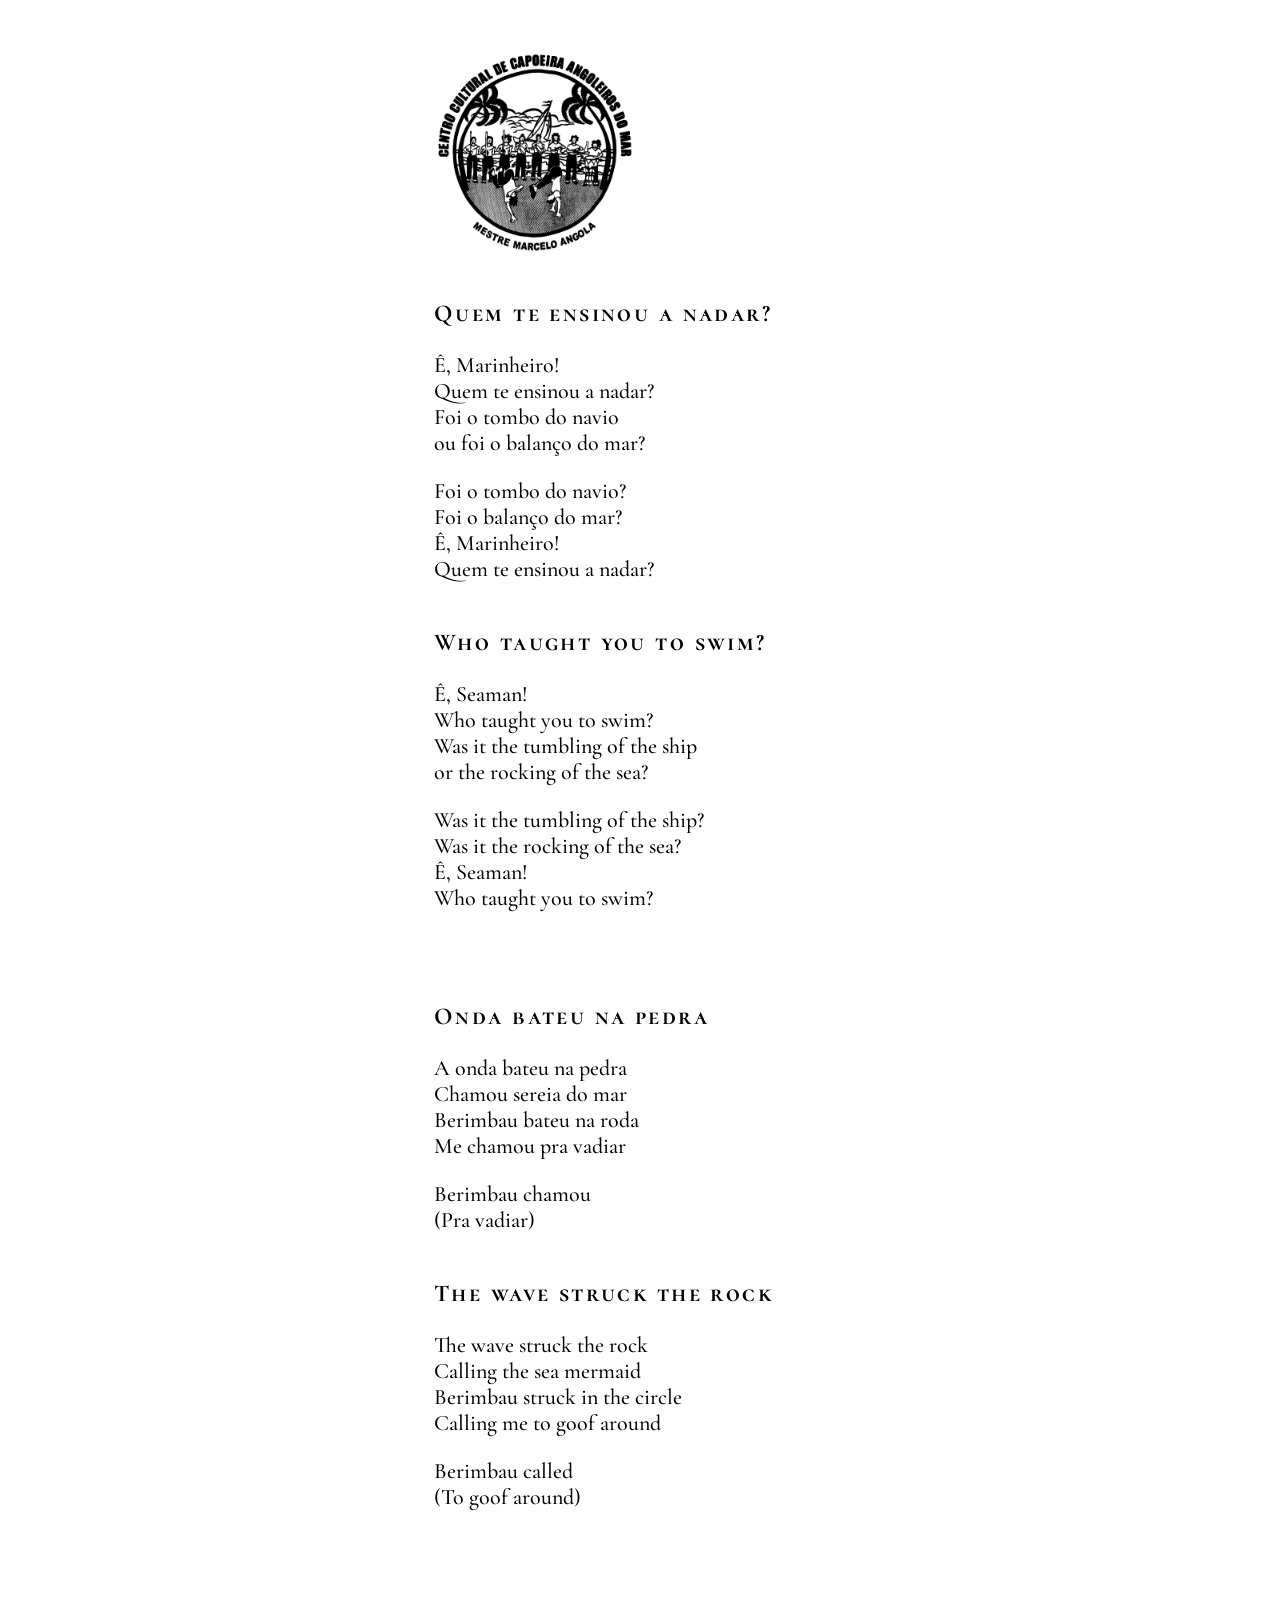
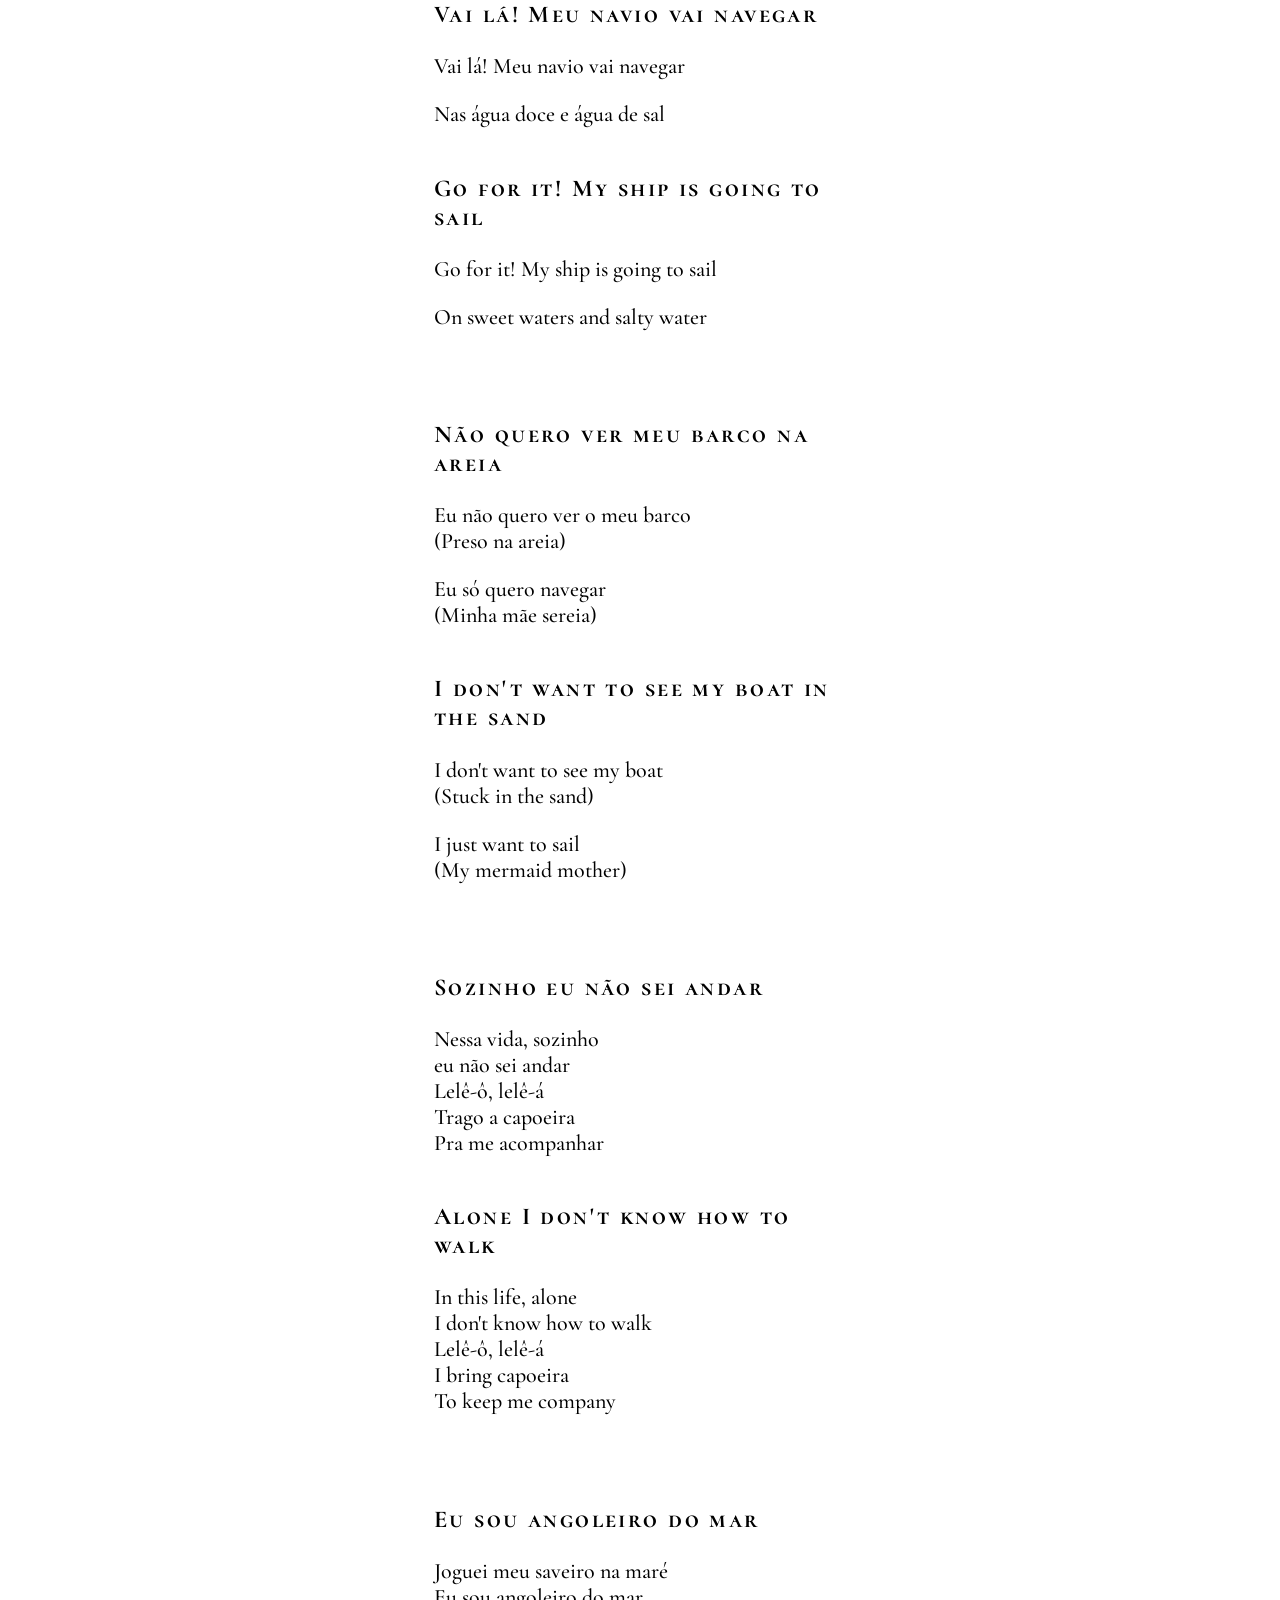
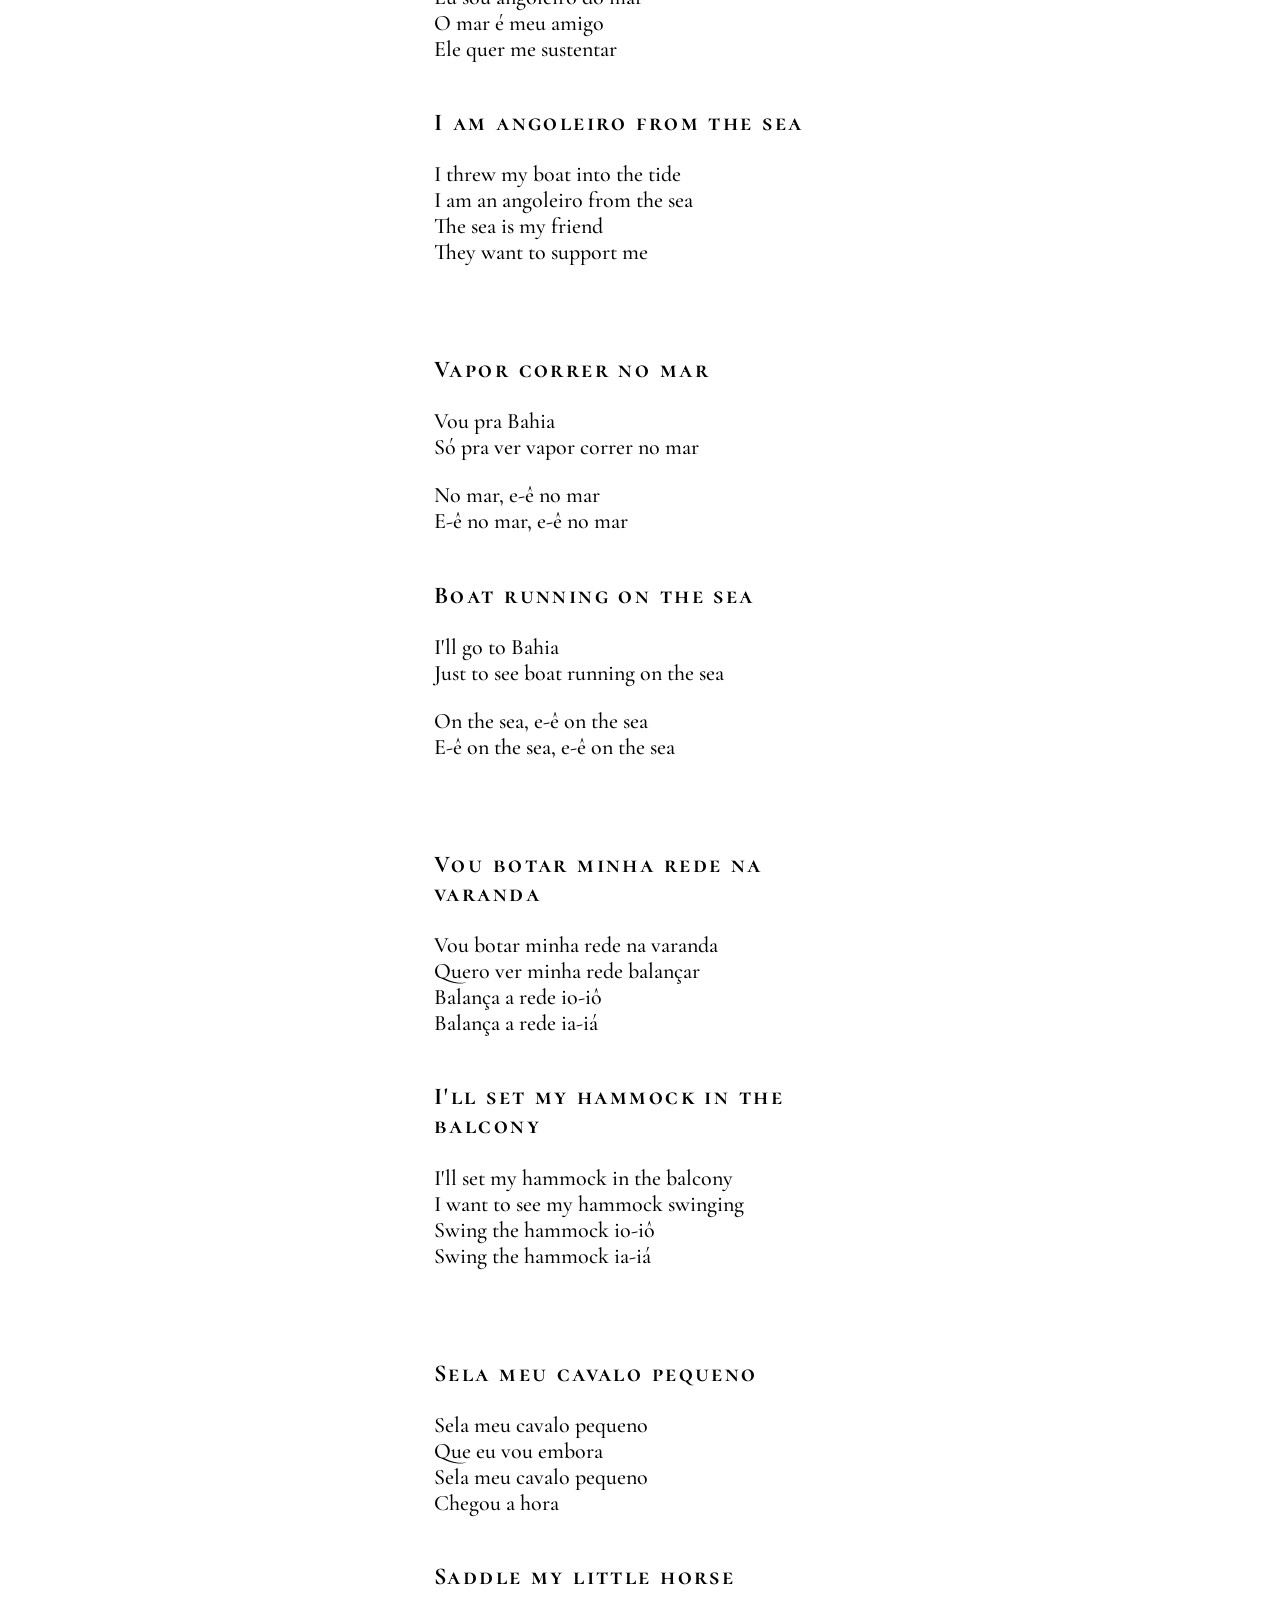
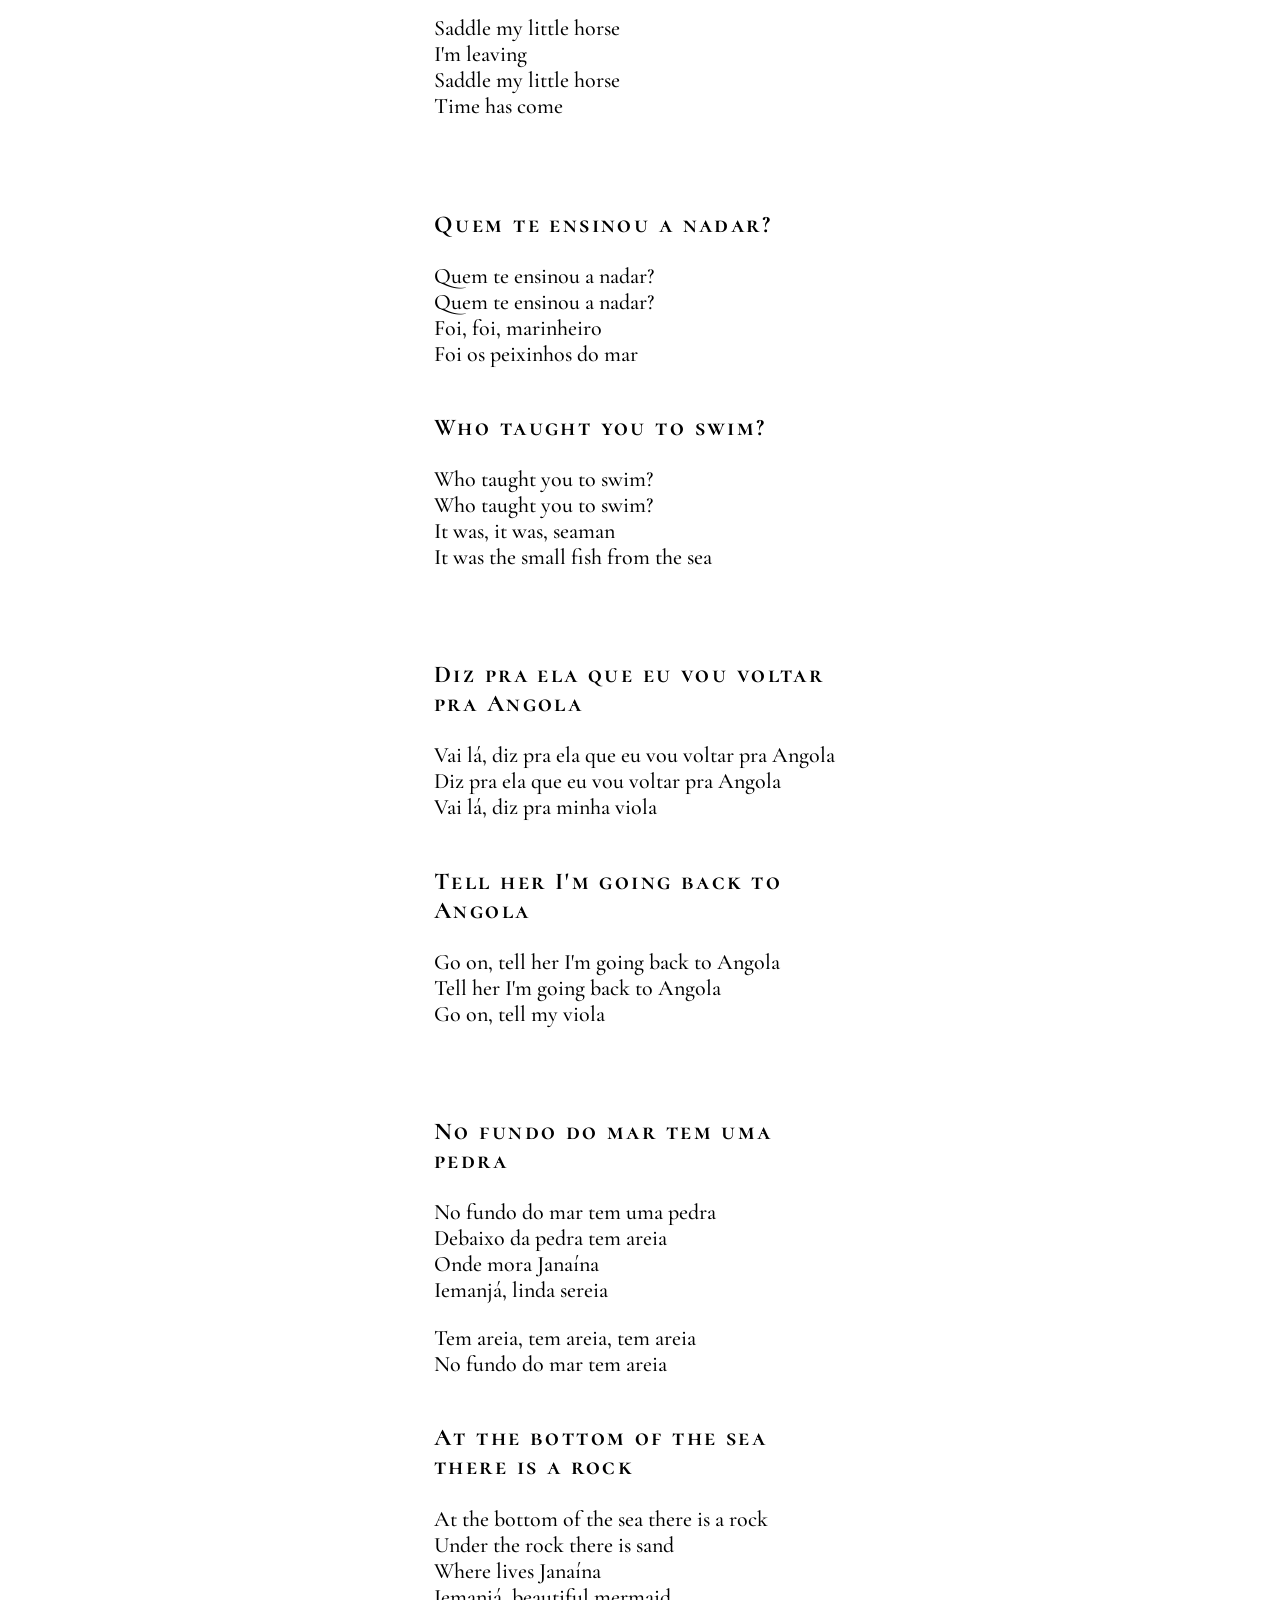
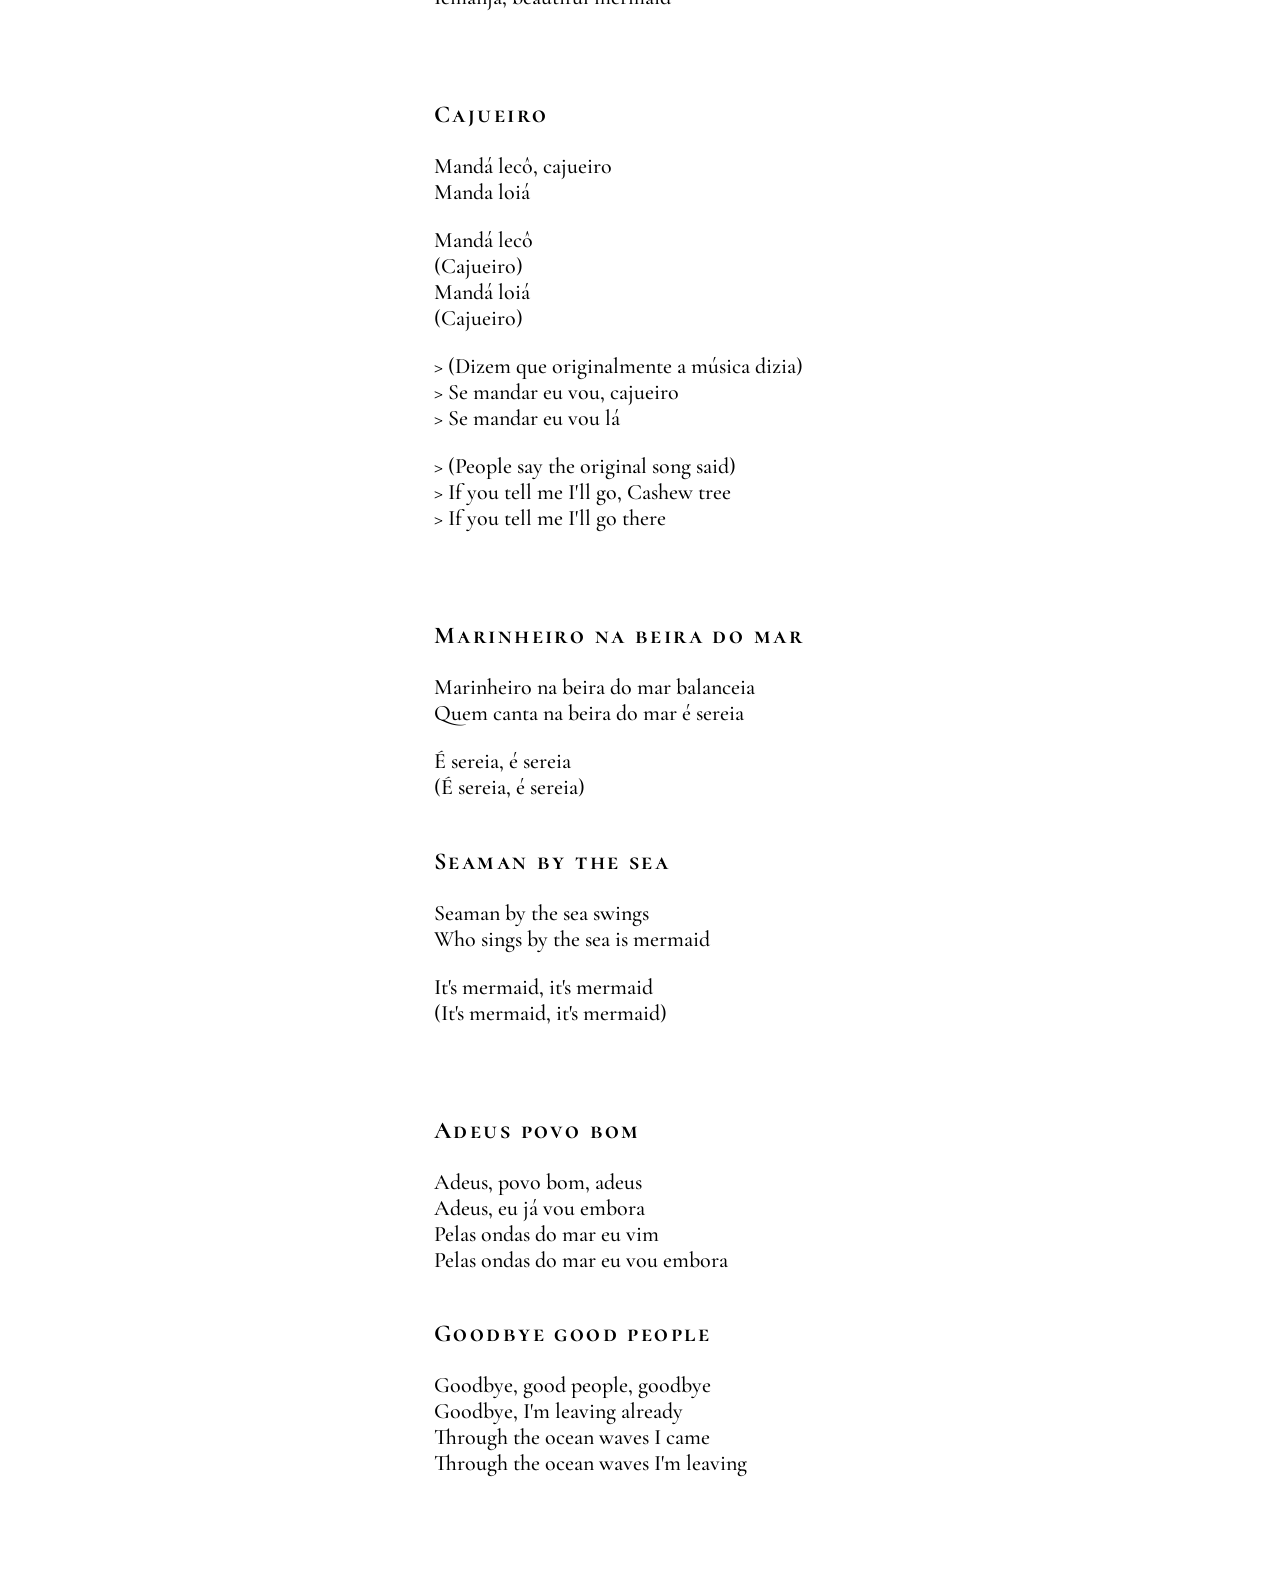
<file: index.html>
<!DOCTYPE html>
<html lang="en">
<head>
  <meta charset="utf-8">
  <title>Letras - Lyrics</title>
  <link rel="stylesheet" href="style.css">
  <meta name="viewport" content="width=device-width, initial-scale=1, maximum-scale=1, user-scalable=no">
</head>
<body>
  <div class="container">
    <div class="content">

      <img src="grupo.png" width="200px" alt="Angoleiros do Mar Logo">

      <!-- PARTS -->
<div class="pair">
  <section>
    <h2>Quem te ensinou a nadar?</h2>
    <div class="strophe">Ê, Marinheiro!<br>Quem te ensinou a nadar?<br>Foi o tombo do navio<br>ou foi o balanço do mar?</div>
    <div class="strophe">Foi o tombo do navio?<br>Foi o balanço do mar?<br>Ê, Marinheiro!<br>Quem te ensinou a nadar?</div>
  </section>
  <section>
    <h2>Who taught you to swim?</h2>
    <div class="strophe">Ê, Seaman!<br>Who taught you to swim?<br>Was it the tumbling of the ship<br>or the rocking of the sea?</div>
    <div class="strophe">Was it the tumbling of the ship?<br>Was it the rocking of the sea?<br>Ê, Seaman!<br>Who taught you to swim?</div>
  </section>
</div>
<div class="pair">
  <section>
    <h2>Onda bateu na pedra</h2>
    <div class="strophe">A onda bateu na pedra<br>Chamou sereia do mar<br>Berimbau bateu na roda<br>Me chamou pra vadiar</div>
    <div class="strophe">Berimbau chamou<br>(Pra vadiar)</div>
  </section>
  <section>
    <h2>The wave struck the rock</h2>
    <div class="strophe">The wave struck the rock<br>Calling the sea mermaid<br>Berimbau struck in the circle<br>Calling me to goof around</div>
    <div class="strophe">Berimbau called<br>(To goof around)</div>
  </section>
</div>
<div class="pair">
  <section>
    <h2>Vai lá! Meu navio vai navegar</h2>
    <div class="strophe">Vai lá! Meu navio vai navegar</div>
    <div class="strophe">Nas água doce e água de sal</div>
  </section>
  <section>
    <h2>Go for it! My ship is going to sail</h2>
    <div class="strophe">Go for it! My ship is going to sail</div>
    <div class="strophe">On sweet waters and salty water</div>
  </section>
</div>
<div class="pair">
  <section>
    <h2>Não quero ver meu barco na areia</h2>
    <div class="strophe">Eu não quero ver o meu barco<br>(Preso na areia)</div>
    <div class="strophe">Eu só quero navegar<br>(Minha mãe sereia)</div>
  </section>
  <section>
    <h2>I don't want to see my boat in the sand</h2>
    <div class="strophe">I don't want to see my boat<br>(Stuck in the sand)</div>
    <div class="strophe">I just want to sail<br>(My mermaid mother)</div>
  </section>
</div>
<div class="pair">
  <section>
    <h2>Sozinho eu não sei andar</h2>
    <div class="strophe">Nessa vida, sozinho <br>eu não sei andar<br>Lelê-ô, lelê-á<br>Trago a capoeira<br>Pra me acompanhar</div>
  </section>
  <section>
    <h2>Alone I don't know how to walk</h2>
    <div class="strophe">In this life, alone<br>I don't know how to walk<br>Lelê-ô, lelê-á<br>I bring capoeira<br>To keep me company</div>
  </section>
</div>
<div class="pair">
  <section>
    <h2>Eu sou angoleiro do mar</h2>
    <div class="strophe">Joguei meu saveiro na maré<br>Eu sou angoleiro do mar<br>O mar é meu amigo<br>Ele quer me sustentar</div>
  </section>
  <section>
    <h2>I am angoleiro from the sea</h2>
    <div class="strophe">I threw my boat into the tide<br>I am an angoleiro from the sea<br>The sea is my friend<br>They want to support me</div>
  </section>
</div>
<div class="pair">
  <section>
    <h2>Vapor correr no mar</h2>
    <div class="strophe">Vou pra Bahia<br>Só pra ver vapor correr no mar</div>
    <div class="strophe">No mar, e-ê no mar<br>E-ê no mar, e-ê no mar</div>
  </section>
  <section>
    <h2>Boat running on the sea</h2>
    <div class="strophe">I'll go to Bahia<br>Just to see boat running on the sea</div>
    <div class="strophe">On the sea, e-ê on the sea<br>E-ê on the sea, e-ê on the sea</div>
  </section>
</div>
<div class="pair">
  <section>
    <h2>Vou botar minha rede na varanda</h2>
    <div class="strophe">Vou botar minha rede na varanda<br>Quero ver minha rede balançar<br>Balança a rede io-iô<br>Balança a rede ia-iá</div>
  </section>
  <section>
    <h2>I'll set my hammock in the balcony</h2>
    <div class="strophe">I'll set my hammock in the balcony<br>I want to see my hammock swinging<br>Swing the hammock io-iô<br>Swing the hammock ia-iá</div>
  </section>
</div>
<div class="pair">
  <section>
    <h2>Sela meu cavalo pequeno</h2>
    <div class="strophe">Sela meu cavalo pequeno<br>Que eu vou embora<br>Sela meu cavalo pequeno<br>Chegou a hora</div>
  </section>
  <section>
    <h2>Saddle my little horse</h2>
    <div class="strophe">Saddle my little horse<br>I'm leaving<br>Saddle my little horse<br>Time has come</div>
  </section>
</div>
<div class="pair">
  <section>
    <h2>Quem te ensinou a nadar?</h2>
    <div class="strophe">Quem te ensinou a nadar?<br>Quem te ensinou a nadar?<br>Foi, foi, marinheiro<br>Foi os peixinhos do mar</div>
  </section>
  <section>
    <h2>Who taught you to swim?</h2>
    <div class="strophe">Who taught you to swim?<br>Who taught you to swim?<br>It was, it was, seaman<br>It was the small fish from the sea</div>
  </section>
</div>
<div class="pair">
  <section>
    <h2>Diz pra ela que eu vou voltar pra Angola</h2>
    <div class="strophe">Vai lá, diz pra ela que eu vou voltar pra Angola<br>Diz pra ela que eu vou voltar pra Angola<br>Vai lá, diz pra minha viola</div>
  </section>
  <section>
    <h2>Tell her I'm going back to Angola</h2>
    <div class="strophe">Go on, tell her I'm going back to Angola<br>Tell her I'm going back to Angola<br>Go on, tell my viola</div>
  </section>
</div>
<div class="pair">
  <section>
    <h2>No fundo do mar tem uma pedra</h2>
    <div class="strophe">No fundo do mar tem uma pedra<br>Debaixo da pedra tem areia<br>Onde mora Janaína<br>Iemanjá, linda sereia</div>
    <div class="strophe">Tem areia, tem areia, tem areia<br>No fundo do mar tem areia</div>
  </section>
  <section>
    <h2>At the bottom of the sea there is a rock</h2>
    <div class="strophe">At the bottom of the sea there is a rock<br>Under the rock there is sand<br>Where lives Janaína<br>Iemanjá, beautiful mermaid</div>
  </section>
</div>
<div class="pair">
  <section>
    <h2>Cajueiro</h2>
    <div class="strophe">Mandá lecô, cajueiro<br>Manda loiá</div>
    <div class="strophe">Mandá lecô<br>(Cajueiro)<br>Mandá loiá<br>(Cajueiro)</div>
    <div class="strophe">> (Dizem que originalmente a música dizia)<br>> Se mandar eu vou, cajueiro<br>> Se mandar eu vou lá</div>
    <div class="strophe">> (People say the original song said)<br>> If you tell me I'll go, Cashew tree<br>> If you tell me I'll go there</div>
  </section>
</div>
<div class="pair">
  <section>
    <h2>Marinheiro na beira do mar</h2>
    <div class="strophe">Marinheiro na beira do mar balanceia<br>Quem canta na beira do mar é sereia</div>
    <div class="strophe">É sereia, é sereia<br>(É sereia, é sereia)</div>
  </section>
  <section>
    <h2>Seaman by the sea</h2>
    <div class="strophe">Seaman by the sea swings<br>Who sings by the sea is mermaid</div>
    <div class="strophe">It's mermaid, it's mermaid<br>(It's mermaid, it's mermaid)</div>
  </section>
</div>
<div class="pair">
  <section>
    <h2>Adeus povo bom</h2>
    <div class="strophe">Adeus, povo bom, adeus<br>Adeus, eu já vou embora<br>Pelas ondas do mar eu vim<br>Pelas ondas do mar eu vou embora</div>
  </section>
  <section>
    <h2>Goodbye good people</h2>
    <div class="strophe">Goodbye, good people, goodbye<br>Goodbye, I'm leaving already<br>Through the ocean waves I came<br>Through the ocean waves I'm leaving</div>
  </section>
</div>
    </div>
  </div>
</body>
</html>
</file>
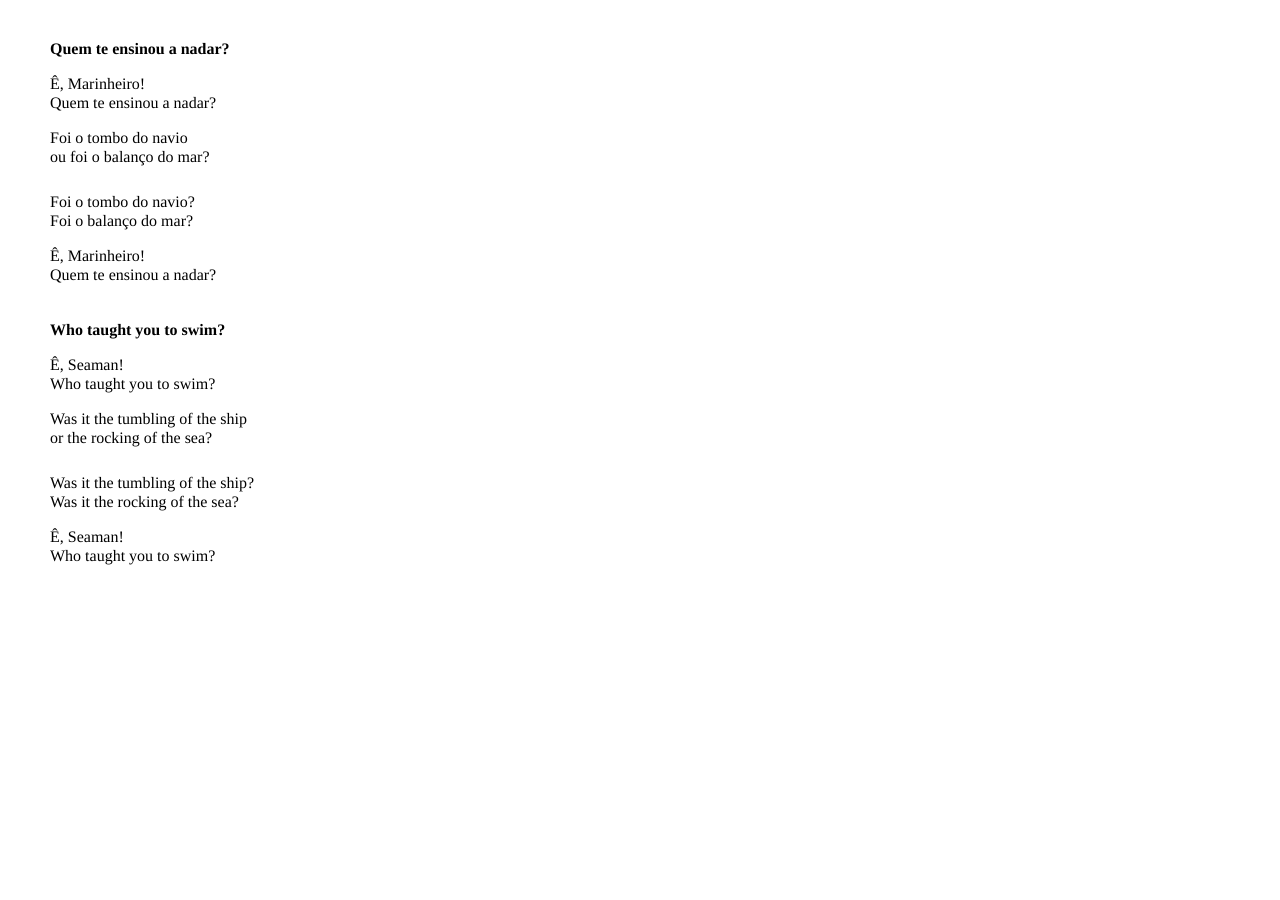
<file: drafts/penpot.html>
<!DOCTYPE html>
<html>
  <head>
    <style>
    /* cyrillic-ext */
@font-face {
  font-family: 'Cormorant Garamond';
  font-style: normal;
  font-weight: 500;
  font-display: block;
  src: url(https://design.penpot.app/internal/gfonts/font/cormorantgaramond/v21/co3umX5slCNuHLi8bLeY9MK7whWMhyjypVO7abI26QOD_s06KnnOiss4.woff2) format('woff2');
  unicode-range: U+0460-052F, U+1C80-1C8A, U+20B4, U+2DE0-2DFF, U+A640-A69F, U+FE2E-FE2F;
}
/* cyrillic */
@font-face {
  font-family: 'Cormorant Garamond';
  font-style: normal;
  font-weight: 500;
  font-display: block;
  src: url(https://design.penpot.app/internal/gfonts/font/cormorantgaramond/v21/co3umX5slCNuHLi8bLeY9MK7whWMhyjypVO7abI26QOD_s06KnDOiss4.woff2) format('woff2');
  unicode-range: U+0301, U+0400-045F, U+0490-0491, U+04B0-04B1, U+2116;
}
/* vietnamese */
@font-face {
  font-family: 'Cormorant Garamond';
  font-style: normal;
  font-weight: 500;
  font-display: block;
  src: url(https://design.penpot.app/internal/gfonts/font/cormorantgaramond/v21/co3umX5slCNuHLi8bLeY9MK7whWMhyjypVO7abI26QOD_s06KnvOiss4.woff2) format('woff2');
  unicode-range: U+0102-0103, U+0110-0111, U+0128-0129, U+0168-0169, U+01A0-01A1, U+01AF-01B0, U+0300-0301, U+0303-0304, U+0308-0309, U+0323, U+0329, U+1EA0-1EF9, U+20AB;
}
/* latin-ext */
@font-face {
  font-family: 'Cormorant Garamond';
  font-style: normal;
  font-weight: 500;
  font-display: block;
  src: url(https://design.penpot.app/internal/gfonts/font/cormorantgaramond/v21/co3umX5slCNuHLi8bLeY9MK7whWMhyjypVO7abI26QOD_s06KnrOiss4.woff2) format('woff2');
  unicode-range: U+0100-02BA, U+02BD-02C5, U+02C7-02CC, U+02CE-02D7, U+02DD-02FF, U+0304, U+0308, U+0329, U+1D00-1DBF, U+1E00-1E9F, U+1EF2-1EFF, U+2020, U+20A0-20AB, U+20AD-20C0, U+2113, U+2C60-2C7F, U+A720-A7FF;
}
/* latin */
@font-face {
  font-family: 'Cormorant Garamond';
  font-style: normal;
  font-weight: 500;
  font-display: block;
  src: url(https://design.penpot.app/internal/gfonts/font/cormorantgaramond/v21/co3umX5slCNuHLi8bLeY9MK7whWMhyjypVO7abI26QOD_s06KnTOig.woff2) format('woff2');
  unicode-range: U+0000-00FF, U+0131, U+0152-0153, U+02BB-02BC, U+02C6, U+02DA, U+02DC, U+0304, U+0308, U+0329, U+2000-206F, U+20AC, U+2122, U+2191, U+2193, U+2212, U+2215, U+FEFF, U+FFFD;
}

/* cyrillic-ext */
@font-face {
  font-family: 'Cormorant SC';
  font-style: normal;
  font-weight: 700;
  font-display: block;
  src: url(https://design.penpot.app/internal/gfonts/font/cormorantsc/v19/0ybmGD4kxqXBmOVLG30OGwsmEBUk9xfzwDM.woff2) format('woff2');
  unicode-range: U+0460-052F, U+1C80-1C8A, U+20B4, U+2DE0-2DFF, U+A640-A69F, U+FE2E-FE2F;
}
/* cyrillic */
@font-face {
  font-family: 'Cormorant SC';
  font-style: normal;
  font-weight: 700;
  font-display: block;
  src: url(https://design.penpot.app/internal/gfonts/font/cormorantsc/v19/0ybmGD4kxqXBmOVLG30OGwsmEBUk_hfzwDM.woff2) format('woff2');
  unicode-range: U+0301, U+0400-045F, U+0490-0491, U+04B0-04B1, U+2116;
}
/* vietnamese */
@font-face {
  font-family: 'Cormorant SC';
  font-style: normal;
  font-weight: 700;
  font-display: block;
  src: url(https://design.penpot.app/internal/gfonts/font/cormorantsc/v19/0ybmGD4kxqXBmOVLG30OGwsmEBUk9RfzwDM.woff2) format('woff2');
  unicode-range: U+0102-0103, U+0110-0111, U+0128-0129, U+0168-0169, U+01A0-01A1, U+01AF-01B0, U+0300-0301, U+0303-0304, U+0308-0309, U+0323, U+0329, U+1EA0-1EF9, U+20AB;
}
/* latin-ext */
@font-face {
  font-family: 'Cormorant SC';
  font-style: normal;
  font-weight: 700;
  font-display: block;
  src: url(https://design.penpot.app/internal/gfonts/font/cormorantsc/v19/0ybmGD4kxqXBmOVLG30OGwsmEBUk9BfzwDM.woff2) format('woff2');
  unicode-range: U+0100-02BA, U+02BD-02C5, U+02C7-02CC, U+02CE-02D7, U+02DD-02FF, U+0304, U+0308, U+0329, U+1D00-1DBF, U+1E00-1E9F, U+1EF2-1EFF, U+2020, U+20A0-20AB, U+20AD-20C0, U+2113, U+2C60-2C7F, U+A720-A7FF;
}
/* latin */
@font-face {
  font-family: 'Cormorant SC';
  font-style: normal;
  font-weight: 700;
  font-display: block;
  src: url(https://design.penpot.app/internal/gfonts/font/cormorantsc/v19/0ybmGD4kxqXBmOVLG30OGwsmEBUk-hfz.woff2) format('woff2');
  unicode-range: U+0000-00FF, U+0131, U+0152-0153, U+02BB-02BC, U+02C6, U+02DA, U+02DC, U+0304, U+0308, U+0329, U+2000-206F, U+20AC, U+2122, U+2191, U+2193, U+2212, U+2215, U+FEFF, U+FFFD;
}


html, body {
  margin: 0;
  min-height: 100%;
  min-width: 100%;
  padding: 0;
}

body {
  display: flex;
  flex-direction: column;
  align-items: center;
  width: 100vw;
  min-height: 100vh;
}

* {
  box-sizing: border-box;
}

.text-node { background-clip: text !important; -webkit-background-clip: text !important; }

/* container */
.container-6abd1fde5cf2 {
  position: relative;
  width: 100%;
  background: #FFFFFFFF;
  overflow: hidden;
  display: flex;
  align-items: center;
  align-content: stretch;
  justify-content: start;
  z-index: 0;
  flex-direction: column;
  flex-wrap: nowrap;
  flex-grow: 1;
}

/* content */
.content-6abe231b84ce {
  position: relative;
  width: 100%;
  height: auto;
  display: flex;
  align-items: start;
  align-content: stretch;
  justify-content: start;
  row-gap: 15px;
  padding-inline-start: 50px;
  padding-inline-end: 50px;
  padding-block-start: 40px;
  padding-block-end: 40px;
  flex-direction: column;
  flex-wrap: nowrap;
}

/* Ê, Seaman!
Who taught you to swim? */
.seaman-6abeb4dabf8f {
  height: 39px;
  flex-shrink: 0;
}
.seaman-6abeb4dabf8f .root-0 {
  
  
  display: flex;
  white-space: break-spaces;
  align-items: flex-start;
}
.seaman-6abeb4dabf8f .root-0-paragraph-set-0 {
  display: inline-flex;
  flex-direction: column;
  justify-content: inherit;
  
  margin-right: 1px;
  vertical-align: top;
}
.seaman-6abeb4dabf8f .root-0-paragraph-set-0-paragraph-0 {
  font-size: 0;
  line-height: 1.2;
  margin: 0;
  text-align: start;
}
.seaman-6abeb4dabf8f .root-0-paragraph-set-0-paragraph-0-text-0 {
  color: rgba(0, 0, 0, 1);
  text-transform: none;
  
  line-break: auto;
  overflow-wrap: initial;
  white-space: pre;
  font-size: 16px;
  text-rendering: geometricPrecision;
  caret-color: rgba(0, 0, 0, 1);
  text-decoration: none;
  letter-spacing: 0px;
  font-family: "Cormorant Garamond";
  font-style: normal;
  font-weight: 500;
}
.seaman-6abeb4dabf8f .root-0-paragraph-set-0-paragraph-1 {
  font-size: 0;
  line-height: 1.2;
  margin: 0;
  text-align: start;
}
.seaman-6abeb4dabf8f .root-0-paragraph-set-0-paragraph-1-text-0 {
  color: rgba(0, 0, 0, 1);
  text-transform: none;
  
  line-break: auto;
  overflow-wrap: initial;
  white-space: pre;
  font-size: 16px;
  text-rendering: geometricPrecision;
  caret-color: rgba(0, 0, 0, 1);
  text-decoration: none;
  letter-spacing: 0px;
  font-family: "Cormorant Garamond";
  font-style: normal;
  font-weight: 500;
}

/* Was it the tumbling of the ship?
Was it the rocking of the sea? */
.was-it-the-6ac12a2d159f {
  height: 39px;
  flex-shrink: 0;
}
.was-it-the-6ac12a2d159f .root-0 {
  
  
  display: flex;
  white-space: break-spaces;
  align-items: flex-start;
}
.was-it-the-6ac12a2d159f .root-0-paragraph-set-0 {
  display: inline-flex;
  flex-direction: column;
  justify-content: inherit;
  
  margin-right: 1px;
  vertical-align: top;
}
.was-it-the-6ac12a2d159f .root-0-paragraph-set-0-paragraph-0 {
  font-size: 0;
  line-height: 1.2;
  margin: 0;
  text-align: start;
}
.was-it-the-6ac12a2d159f .root-0-paragraph-set-0-paragraph-0-text-0 {
  color: rgba(0, 0, 0, 1);
  text-transform: none;
  
  line-break: auto;
  overflow-wrap: initial;
  white-space: pre;
  font-size: 16px;
  text-rendering: geometricPrecision;
  caret-color: rgba(0, 0, 0, 1);
  text-decoration: none;
  letter-spacing: 0px;
  font-family: "Cormorant Garamond";
  font-style: normal;
  font-weight: 500;
}
.was-it-the-6ac12a2d159f .root-0-paragraph-set-0-paragraph-1 {
  font-size: 0;
  line-height: 1.2;
  margin: 0;
  text-align: start;
}
.was-it-the-6ac12a2d159f .root-0-paragraph-set-0-paragraph-1-text-0 {
  color: rgba(0, 0, 0, 1);
  text-transform: none;
  
  line-break: auto;
  overflow-wrap: initial;
  white-space: pre;
  font-size: 16px;
  text-rendering: geometricPrecision;
  caret-color: rgba(0, 0, 0, 1);
  text-decoration: none;
  letter-spacing: 0px;
  font-family: "Cormorant Garamond";
  font-style: normal;
  font-weight: 500;
}

/* Was it the tumbling of the ship
or the rocking of the sea? */
.was-it-the-6abeaac47971 {
  height: 39px;
  flex-shrink: 0;
  margin: 0px 0px 10px 0px;
  margin-block-end: 10px;
}
.was-it-the-6abeaac47971 .root-0 {
  
  
  display: flex;
  white-space: break-spaces;
  align-items: flex-start;
}
.was-it-the-6abeaac47971 .root-0-paragraph-set-0 {
  display: inline-flex;
  flex-direction: column;
  justify-content: inherit;
  
  margin-right: 1px;
  vertical-align: top;
}
.was-it-the-6abeaac47971 .root-0-paragraph-set-0-paragraph-0 {
  font-size: 0;
  line-height: 1.2;
  margin: 0;
  text-align: start;
}
.was-it-the-6abeaac47971 .root-0-paragraph-set-0-paragraph-0-text-0 {
  color: rgba(0, 0, 0, 1);
  text-transform: none;
  
  line-break: auto;
  overflow-wrap: initial;
  white-space: pre;
  font-size: 16px;
  text-rendering: geometricPrecision;
  caret-color: rgba(0, 0, 0, 1);
  text-decoration: none;
  letter-spacing: 0px;
  font-family: "Cormorant Garamond";
  font-style: normal;
  font-weight: 500;
}
.was-it-the-6abeaac47971 .root-0-paragraph-set-0-paragraph-1 {
  font-size: 0;
  line-height: 1.2;
  margin: 0;
  text-align: start;
}
.was-it-the-6abeaac47971 .root-0-paragraph-set-0-paragraph-1-text-0 {
  color: rgba(0, 0, 0, 1);
  text-transform: none;
  
  line-break: auto;
  overflow-wrap: initial;
  white-space: pre;
  font-size: 16px;
  text-rendering: geometricPrecision;
  caret-color: rgba(0, 0, 0, 1);
  text-decoration: none;
  letter-spacing: 0px;
  font-family: "Cormorant Garamond";
  font-style: normal;
  font-weight: 500;
}

/* Ê, Seaman!
Who taught you to swim? */
.seaman-6ac110be9aca {
  height: 39px;
  flex-shrink: 0;
}
.seaman-6ac110be9aca .root-0 {
  
  
  display: flex;
  white-space: break-spaces;
  align-items: flex-start;
}
.seaman-6ac110be9aca .root-0-paragraph-set-0 {
  display: inline-flex;
  flex-direction: column;
  justify-content: inherit;
  
  margin-right: 1px;
  vertical-align: top;
}
.seaman-6ac110be9aca .root-0-paragraph-set-0-paragraph-0 {
  font-size: 0;
  line-height: 1.2;
  margin: 0;
  text-align: start;
}
.seaman-6ac110be9aca .root-0-paragraph-set-0-paragraph-0-text-0 {
  color: rgba(0, 0, 0, 1);
  text-transform: none;
  
  line-break: auto;
  overflow-wrap: initial;
  white-space: pre;
  font-size: 16px;
  text-rendering: geometricPrecision;
  caret-color: rgba(0, 0, 0, 1);
  text-decoration: none;
  letter-spacing: 0px;
  font-family: "Cormorant Garamond";
  font-style: normal;
  font-weight: 500;
}
.seaman-6ac110be9aca .root-0-paragraph-set-0-paragraph-1 {
  font-size: 0;
  line-height: 1.2;
  margin: 0;
  text-align: start;
}
.seaman-6ac110be9aca .root-0-paragraph-set-0-paragraph-1-text-0 {
  color: rgba(0, 0, 0, 1);
  text-transform: none;
  
  line-break: auto;
  overflow-wrap: initial;
  white-space: pre;
  font-size: 16px;
  text-rendering: geometricPrecision;
  caret-color: rgba(0, 0, 0, 1);
  text-decoration: none;
  letter-spacing: 0px;
  font-family: "Cormorant Garamond";
  font-style: normal;
  font-weight: 500;
}

/* Who taught you to swim? */
.who-taught-6abea072537a {
  height: 20px;
  flex-shrink: 0;
}
.who-taught-6abea072537a .root-0 {
  
  
  display: flex;
  white-space: break-spaces;
  align-items: flex-start;
}
.who-taught-6abea072537a .root-0-paragraph-set-0 {
  display: inline-flex;
  flex-direction: column;
  justify-content: inherit;
  
  margin-right: 1px;
  vertical-align: top;
}
.who-taught-6abea072537a .root-0-paragraph-set-0-paragraph-0 {
  font-size: 0;
  line-height: 1.2;
  margin: 0;
  text-align: start;
}
.who-taught-6abea072537a .root-0-paragraph-set-0-paragraph-0-text-0 {
  color: rgba(0, 0, 0, 1);
  text-transform: none;
  
  line-break: auto;
  overflow-wrap: initial;
  white-space: pre;
  font-size: 16px;
  text-rendering: geometricPrecision;
  caret-color: rgba(0, 0, 0, 1);
  text-decoration: none;
  letter-spacing: 0px;
  font-family: "Cormorant SC";
  font-style: normal;
  font-weight: 700;
}

/* Ê, Marinheiro!
Quem te ensinou a nadar? */
.marinhe-6abe92ab7a3f {
  height: 39px;
  flex-shrink: 0;
  margin: 0px 0px 20px 0px;
  margin-block-end: 20px;
}
.marinhe-6abe92ab7a3f .root-0 {
  
  
  display: flex;
  white-space: break-spaces;
  align-items: flex-start;
}
.marinhe-6abe92ab7a3f .root-0-paragraph-set-0 {
  display: inline-flex;
  flex-direction: column;
  justify-content: inherit;
  
  margin-right: 1px;
  vertical-align: top;
}
.marinhe-6abe92ab7a3f .root-0-paragraph-set-0-paragraph-0 {
  font-size: 0;
  line-height: 1.2;
  margin: 0;
  text-align: start;
}
.marinhe-6abe92ab7a3f .root-0-paragraph-set-0-paragraph-0-text-0 {
  color: rgba(0, 0, 0, 1);
  text-transform: none;
  
  line-break: auto;
  overflow-wrap: initial;
  white-space: pre;
  font-size: 16px;
  text-rendering: geometricPrecision;
  caret-color: rgba(0, 0, 0, 1);
  text-decoration: none;
  letter-spacing: 0px;
  font-family: "Cormorant Garamond";
  font-style: normal;
  font-weight: 500;
}
.marinhe-6abe92ab7a3f .root-0-paragraph-set-0-paragraph-1 {
  font-size: 0;
  line-height: 1.2;
  margin: 0;
  text-align: start;
}
.marinhe-6abe92ab7a3f .root-0-paragraph-set-0-paragraph-1-text-0 {
  color: rgba(0, 0, 0, 1);
  text-transform: none;
  
  line-break: auto;
  overflow-wrap: initial;
  white-space: pre;
  font-size: 16px;
  text-rendering: geometricPrecision;
  caret-color: rgba(0, 0, 0, 1);
  text-decoration: none;
  letter-spacing: 0px;
  font-family: "Cormorant Garamond";
  font-style: normal;
  font-weight: 500;
}

/* Foi o tombo do navio?
Foi o balanço do mar? */
.foi-o-tomb-6ac0ca1020a3 {
  height: 39px;
  flex-shrink: 0;
}
.foi-o-tomb-6ac0ca1020a3 .root-0 {
  
  
  display: flex;
  white-space: break-spaces;
  align-items: flex-start;
}
.foi-o-tomb-6ac0ca1020a3 .root-0-paragraph-set-0 {
  display: inline-flex;
  flex-direction: column;
  justify-content: inherit;
  
  margin-right: 1px;
  vertical-align: top;
}
.foi-o-tomb-6ac0ca1020a3 .root-0-paragraph-set-0-paragraph-0 {
  font-size: 0;
  line-height: 1.2;
  margin: 0;
  text-align: start;
}
.foi-o-tomb-6ac0ca1020a3 .root-0-paragraph-set-0-paragraph-0-text-0 {
  color: rgba(0, 0, 0, 1);
  text-transform: none;
  
  line-break: auto;
  overflow-wrap: initial;
  white-space: pre;
  font-size: 16px;
  text-rendering: geometricPrecision;
  caret-color: rgba(0, 0, 0, 1);
  text-decoration: none;
  letter-spacing: 0px;
  font-family: "Cormorant Garamond";
  font-style: normal;
  font-weight: 500;
}
.foi-o-tomb-6ac0ca1020a3 .root-0-paragraph-set-0-paragraph-1 {
  font-size: 0;
  line-height: 1.2;
  margin: 0;
  text-align: start;
}
.foi-o-tomb-6ac0ca1020a3 .root-0-paragraph-set-0-paragraph-1-text-0 {
  color: rgba(0, 0, 0, 1);
  text-transform: none;
  
  line-break: auto;
  overflow-wrap: initial;
  white-space: pre;
  font-size: 16px;
  text-rendering: geometricPrecision;
  caret-color: rgba(0, 0, 0, 1);
  text-decoration: none;
  letter-spacing: 0px;
  font-family: "Cormorant Garamond";
  font-style: normal;
  font-weight: 500;
}

/* Foi o tombo do navio
ou foi o balanço do mar? */
.foi-o-tomb-6ac086322b20 {
  height: 39px;
  flex-shrink: 0;
  margin: 0px 0px 10px 0px;
  margin-block-end: 10px;
}
.foi-o-tomb-6ac086322b20 .root-0 {
  
  
  display: flex;
  white-space: break-spaces;
  align-items: flex-start;
}
.foi-o-tomb-6ac086322b20 .root-0-paragraph-set-0 {
  display: inline-flex;
  flex-direction: column;
  justify-content: inherit;
  
  margin-right: 1px;
  vertical-align: top;
}
.foi-o-tomb-6ac086322b20 .root-0-paragraph-set-0-paragraph-0 {
  font-size: 0;
  line-height: 1.2;
  margin: 0;
  text-align: start;
}
.foi-o-tomb-6ac086322b20 .root-0-paragraph-set-0-paragraph-0-text-0 {
  color: rgba(0, 0, 0, 1);
  text-transform: none;
  
  line-break: auto;
  overflow-wrap: initial;
  white-space: pre;
  font-size: 16px;
  text-rendering: geometricPrecision;
  caret-color: rgba(0, 0, 0, 1);
  text-decoration: none;
  letter-spacing: 0px;
  font-family: "Cormorant Garamond";
  font-style: normal;
  font-weight: 500;
}
.foi-o-tomb-6ac086322b20 .root-0-paragraph-set-0-paragraph-1 {
  font-size: 0;
  line-height: 1.2;
  margin: 0;
  text-align: start;
}
.foi-o-tomb-6ac086322b20 .root-0-paragraph-set-0-paragraph-1-text-0 {
  color: rgba(0, 0, 0, 1);
  text-transform: none;
  
  line-break: auto;
  overflow-wrap: initial;
  white-space: pre;
  font-size: 16px;
  text-rendering: geometricPrecision;
  caret-color: rgba(0, 0, 0, 1);
  text-decoration: none;
  letter-spacing: 0px;
  font-family: "Cormorant Garamond";
  font-style: normal;
  font-weight: 500;
}

/* Ê, Marinheiro!
Quem te ensinou a nadar? */
.marinhe-6abe80174868 {
  height: 39px;
  flex-shrink: 0;
}
.marinhe-6abe80174868 .root-0 {
  
  
  display: flex;
  white-space: break-spaces;
  align-items: flex-start;
}
.marinhe-6abe80174868 .root-0-paragraph-set-0 {
  display: inline-flex;
  flex-direction: column;
  justify-content: inherit;
  
  margin-right: 1px;
  vertical-align: top;
}
.marinhe-6abe80174868 .root-0-paragraph-set-0-paragraph-0 {
  font-size: 0;
  line-height: 1.2;
  margin: 0;
  text-align: start;
}
.marinhe-6abe80174868 .root-0-paragraph-set-0-paragraph-0-text-0 {
  color: rgba(0, 0, 0, 1);
  text-transform: none;
  
  line-break: auto;
  overflow-wrap: initial;
  white-space: pre;
  font-size: 16px;
  text-rendering: geometricPrecision;
  caret-color: rgba(0, 0, 0, 1);
  text-decoration: none;
  letter-spacing: 0px;
  font-family: "Cormorant Garamond";
  font-style: normal;
  font-weight: 500;
}
.marinhe-6abe80174868 .root-0-paragraph-set-0-paragraph-1 {
  font-size: 0;
  line-height: 1.2;
  margin: 0;
  text-align: start;
}
.marinhe-6abe80174868 .root-0-paragraph-set-0-paragraph-1-text-0 {
  color: rgba(0, 0, 0, 1);
  text-transform: none;
  
  line-break: auto;
  overflow-wrap: initial;
  white-space: pre;
  font-size: 16px;
  text-rendering: geometricPrecision;
  caret-color: rgba(0, 0, 0, 1);
  text-decoration: none;
  letter-spacing: 0px;
  font-family: "Cormorant Garamond";
  font-style: normal;
  font-weight: 500;
}

/* Quem te ensinou a nadar? */
.quem-te-en-6abe7359dffa {
  height: 20px;
  flex-shrink: 0;
}
.quem-te-en-6abe7359dffa .root-0 {
  
  
  display: flex;
  white-space: break-spaces;
  align-items: flex-start;
}
.quem-te-en-6abe7359dffa .root-0-paragraph-set-0 {
  display: inline-flex;
  flex-direction: column;
  justify-content: inherit;
  
  margin-right: 1px;
  vertical-align: top;
}
.quem-te-en-6abe7359dffa .root-0-paragraph-set-0-paragraph-0 {
  font-size: 0;
  line-height: 1.2;
  margin: 0;
  text-align: start;
}
.quem-te-en-6abe7359dffa .root-0-paragraph-set-0-paragraph-0-text-0 {
  color: rgba(0, 0, 0, 1);
  text-transform: none;
  
  line-break: auto;
  overflow-wrap: initial;
  white-space: pre;
  font-size: 16px;
  text-rendering: geometricPrecision;
  caret-color: rgba(0, 0, 0, 1);
  text-decoration: none;
  letter-spacing: 0px;
  font-family: "Cormorant SC";
  font-style: normal;
  font-weight: 700;
}
    </style>
  </head>
  <body>
  <!-- frame: container -->
<div class="frame container-6abd1fde5cf2">
  <!-- frame: content -->
  <div class="frame content-6abe231b84ce">
    <!-- text: Quem te ensinou a nadar? -->
    <div class="shape text quem-te-en-6abe7359dffa">
      <div class="text-node-html" id="html-text-node-8bd68517-0e67-8082-8007-6abe7359dffa" data-x="2127" data-y="-249">
        <div class="root rich-text root-0" xmlns="http://www.w3.org/1999/xhtml">
          <div class="paragraph-set root-0-paragraph-set-0">
            <p class="paragraph root-0-paragraph-set-0-paragraph-0" dir="auto"><span class="text-node root-0-paragraph-set-0-paragraph-0-text-0">Quem te ensinou a nadar?</span></p>
          </div>
        </div>
      </div>
    </div>
    <!-- text: Ê, Marinheiro!
Quem te ensinou a nadar? -->
    <div class="shape text marinhe-6abe80174868">
      <div class="text-node-html" id="html-text-node-8bd68517-0e67-8082-8007-6abe80174868" data-x="2127" data-y="-214">
        <div class="root rich-text root-0" xmlns="http://www.w3.org/1999/xhtml">
          <div class="paragraph-set root-0-paragraph-set-0">
            <p class="paragraph root-0-paragraph-set-0-paragraph-0" dir="auto"><span class="text-node root-0-paragraph-set-0-paragraph-0-text-0">Ê, Marinheiro!</span></p>
            <p class="paragraph root-0-paragraph-set-0-paragraph-1" dir="auto"><span class="text-node root-0-paragraph-set-0-paragraph-1-text-0">Quem te ensinou a nadar?</span></p>
          </div>
        </div>
      </div>
    </div>
    <!-- text: Foi o tombo do navio
ou foi o balanço do mar? -->
    <div class="shape text foi-o-tomb-6ac086322b20">
      <div class="text-node-html" id="html-text-node-8bd68517-0e67-8082-8007-6ac086322b20" data-x="2127" data-y="-160">
        <div class="root rich-text root-0" xmlns="http://www.w3.org/1999/xhtml">
          <div class="paragraph-set root-0-paragraph-set-0">
            <p class="paragraph root-0-paragraph-set-0-paragraph-0" dir="auto"><span class="text-node root-0-paragraph-set-0-paragraph-0-text-0">Foi o tombo do navio</span></p>
            <p class="paragraph root-0-paragraph-set-0-paragraph-1" dir="auto"><span class="text-node root-0-paragraph-set-0-paragraph-1-text-0">ou foi o balanço do mar?</span></p>
          </div>
        </div>
      </div>
    </div>
    <!-- text: Foi o tombo do navio?
Foi o balanço do mar? -->
    <div class="shape text foi-o-tomb-6ac0ca1020a3">
      <div class="text-node-html" id="html-text-node-8bd68517-0e67-8082-8007-6ac0ca1020a3" data-x="2127" data-y="-96">
        <div class="root rich-text root-0" xmlns="http://www.w3.org/1999/xhtml">
          <div class="paragraph-set root-0-paragraph-set-0">
            <p class="paragraph root-0-paragraph-set-0-paragraph-0" dir="auto"><span class="text-node root-0-paragraph-set-0-paragraph-0-text-0">Foi o tombo do navio?</span></p>
            <p class="paragraph root-0-paragraph-set-0-paragraph-1" dir="auto"><span class="text-node root-0-paragraph-set-0-paragraph-1-text-0">Foi o balanço do mar?</span></p>
          </div>
        </div>
      </div>
    </div>
    <!-- text: Ê, Marinheiro!
Quem te ensinou a nadar? -->
    <div class="shape text marinhe-6abe92ab7a3f">
      <div class="text-node-html" id="html-text-node-8bd68517-0e67-8082-8007-6abe92ab7a3f" data-x="2127" data-y="-42">
        <div class="root rich-text root-0" xmlns="http://www.w3.org/1999/xhtml">
          <div class="paragraph-set root-0-paragraph-set-0">
            <p class="paragraph root-0-paragraph-set-0-paragraph-0" dir="auto"><span class="text-node root-0-paragraph-set-0-paragraph-0-text-0">Ê, Marinheiro!</span></p>
            <p class="paragraph root-0-paragraph-set-0-paragraph-1" dir="auto"><span class="text-node root-0-paragraph-set-0-paragraph-1-text-0">Quem te ensinou a nadar?</span></p>
          </div>
        </div>
      </div>
    </div>
    <!-- text: Who taught you to swim? -->
    <div class="shape text who-taught-6abea072537a">
      <div class="text-node-html" id="html-text-node-8bd68517-0e67-8082-8007-6abea072537a" data-x="2127" data-y="32">
        <div class="root rich-text root-0" xmlns="http://www.w3.org/1999/xhtml">
          <div class="paragraph-set root-0-paragraph-set-0">
            <p class="paragraph root-0-paragraph-set-0-paragraph-0" dir="auto"><span class="text-node root-0-paragraph-set-0-paragraph-0-text-0">Who taught you to swim?</span></p>
          </div>
        </div>
      </div>
    </div>
    <!-- text: Ê, Seaman!
Who taught you to swim? -->
    <div class="shape text seaman-6ac110be9aca">
      <div class="text-node-html" id="html-text-node-8bd68517-0e67-8082-8007-6ac110be9aca" data-x="2127" data-y="67">
        <div class="root rich-text root-0" xmlns="http://www.w3.org/1999/xhtml">
          <div class="paragraph-set root-0-paragraph-set-0">
            <p class="paragraph root-0-paragraph-set-0-paragraph-0" dir="auto"><span class="text-node root-0-paragraph-set-0-paragraph-0-text-0">Ê, Seaman!</span></p>
            <p class="paragraph root-0-paragraph-set-0-paragraph-1" dir="auto"><span class="text-node root-0-paragraph-set-0-paragraph-1-text-0">Who taught you to swim?</span></p>
          </div>
        </div>
      </div>
    </div>
    <!-- text: Was it the tumbling of the ship
or the rocking of the sea? -->
    <div class="shape text was-it-the-6abeaac47971">
      <div class="text-node-html" id="html-text-node-8bd68517-0e67-8082-8007-6abeaac47971" data-x="2127" data-y="121">
        <div class="root rich-text root-0" xmlns="http://www.w3.org/1999/xhtml">
          <div class="paragraph-set root-0-paragraph-set-0">
            <p class="paragraph root-0-paragraph-set-0-paragraph-0" dir="auto"><span class="text-node root-0-paragraph-set-0-paragraph-0-text-0">Was it the tumbling of the ship</span></p>
            <p class="paragraph root-0-paragraph-set-0-paragraph-1" dir="auto"><span class="text-node root-0-paragraph-set-0-paragraph-1-text-0">or the rocking of the sea?</span></p>
          </div>
        </div>
      </div>
    </div>
    <!-- text: Was it the tumbling of the ship?
Was it the rocking of the sea? -->
    <div class="shape text was-it-the-6ac12a2d159f">
      <div class="text-node-html" id="html-text-node-8bd68517-0e67-8082-8007-6ac12a2d159f" data-x="2127" data-y="184.99999999999997">
        <div class="root rich-text root-0" xmlns="http://www.w3.org/1999/xhtml">
          <div class="paragraph-set root-0-paragraph-set-0">
            <p class="paragraph root-0-paragraph-set-0-paragraph-0" dir="auto"><span class="text-node root-0-paragraph-set-0-paragraph-0-text-0">Was it the tumbling of the ship?</span></p>
            <p class="paragraph root-0-paragraph-set-0-paragraph-1" dir="auto"><span class="text-node root-0-paragraph-set-0-paragraph-1-text-0">Was it the rocking of the sea?</span></p>
          </div>
        </div>
      </div>
    </div>
    <!-- text: Ê, Seaman!
Who taught you to swim? -->
    <div class="shape text seaman-6abeb4dabf8f">
      <div class="text-node-html" id="html-text-node-8bd68517-0e67-8082-8007-6abeb4dabf8f" data-x="2127" data-y="238.99999999999997">
        <div class="root rich-text root-0" xmlns="http://www.w3.org/1999/xhtml">
          <div class="paragraph-set root-0-paragraph-set-0">
            <p class="paragraph root-0-paragraph-set-0-paragraph-0" dir="auto"><span class="text-node root-0-paragraph-set-0-paragraph-0-text-0">Ê, Seaman!</span></p>
            <p class="paragraph root-0-paragraph-set-0-paragraph-1" dir="auto"><span class="text-node root-0-paragraph-set-0-paragraph-1-text-0">Who taught you to swim?</span></p>
          </div>
        </div>
      </div>
    </div>
  </div>
</div>
  </body>
</html>
</file>
<file: style.css>
@import url('https://fonts.googleapis.com/css2?family=Cormorant+Garamond:ital,wght@0,300..700;1,300..700&family=Cormorant+SC:wght@300;400;500;600;700&display=swap');

.cormorant-sc-bold {
  font-family: "Cormorant SC", serif;
  font-weight: 700;
  font-style: normal;
}

.cormorant-garamond-500 {
  font-family: "Cormorant Garamond", serif;
  font-optical-sizing: auto;
  font-weight: 500;
  font-style: normal;
}

html,
body {
  margin: 0;
  padding: 0;
  min-height: 100%;
  min-width: 100%;
  font-size: 22px;
}
body {
  display: flex;
  flex-direction: column;
  align-items: center;
  width: 100vw;
  min-height: 100vh;
  font-family: "Cormorant Garamond", serif;
  font-weight: 500;
}
*, *::before, *::after {
  box-sizing: border-box;
}

.container {
  position: relative;
  width: 100%;
  background: #FFFFFFFF;
  overflow: hidden;
  display: flex;
  align-items: center;
  justify-content: start;
  flex-direction: column;
}
.content {
  position: relative;
  height: auto;
  display: flex;
  align-items: start;
  justify-content: start;
  row-gap: 0.5em;
  padding-inline-start: 2em;
  padding-inline-end: 2em;
  padding-block-start: 1.8em;
  padding-block-end: 1.8em;
  flex-direction: column;
  max-width: 500px;
}

.pair {
  display: flex;
  flex-direction: column;
  align-items: start;
  margin-bottom: 1.5em;
}

.strophe {
  margin-bottom: 1em;
}

h2 {
  margin: 1em 0 !important;
  font-family: "Cormorant SC", serif;
  font-weight: 700;
  color: #000;
  font-size: 1.1em;
  margin: 0;
  letter-spacing: 0.1em;
  max-width: 500px;
}

p {
  font-size: 1em;
  line-height: 1.5em;
  margin: 0;
  color: #000;
  font-family: "Cormorant Garamond", serif;
  font-weight: 500;
}

@media only screen and (max-width: 767px) {
    body {
        font-size: 25px;
    }
}
</file>
